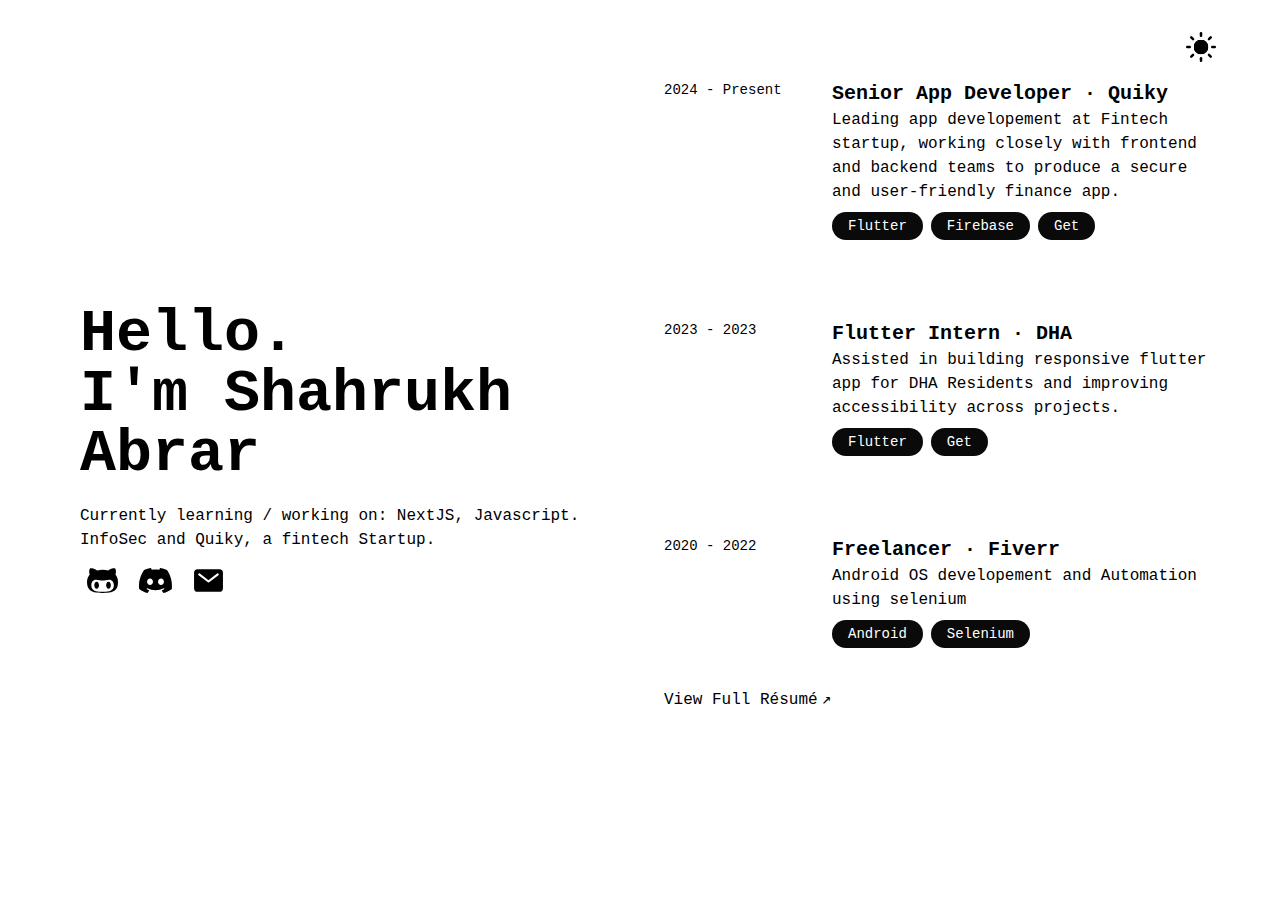
<file: index.html>
<!DOCTYPE html><html lang="en"><head><meta charSet="utf-8"/><meta name="viewport" content="width=device-width, initial-scale=1"/><link rel="stylesheet" href="/_next/static/css/3735eecde42f4a60.css" data-precedence="next"/><link rel="preload" as="script" fetchPriority="low" href="/_next/static/chunks/webpack-d9b8bed79efd73e8.js"/><script src="/_next/static/chunks/fd9d1056-44c6a770dbfaebbd.js" async=""></script><script src="/_next/static/chunks/117-5c2866830d6869f8.js" async=""></script><script src="/_next/static/chunks/main-app-a710bf5ae9ffe88a.js" async=""></script><script src="/_next/static/chunks/30a37ab2-bf1bb72a5d115ac3.js" async=""></script><script src="/_next/static/chunks/9c4e2130-3ddbae08501e0ab8.js" async=""></script><script src="/_next/static/chunks/8e1d74a4-77eed57b998d9835.js" async=""></script><script src="/_next/static/chunks/812-c2f199295a23593b.js" async=""></script><script src="/_next/static/chunks/app/page-e2d109499f87d94e.js" async=""></script><title>Shahrukh Abrar</title><meta name="description" content="Protfolio"/><link rel="icon" href="/favicon.ico" type="image/x-icon" sizes="16x16"/><script src="/_next/static/chunks/polyfills-42372ed130431b0a.js" noModule=""></script></head><body class="__variable_1e4310 __variable_c3aa02 antialiased"><div class="flex min-h-screen bg-white"><div id="mobile-view" class="flex flex-col items-center ml-auto mr-auto mt-32 lg:hidden text-black"><img alt="profilepicture" loading="lazy" width="200" height="200" decoding="async" data-nimg="1" class="pt-4 rounded-full" style="color:transparent;object-fit:cover;border-radius:100px" srcSet="/_next/image?url=%2F_next%2Fstatic%2Fmedia%2Fshahrukh.6737c5ff.jpg&amp;w=256&amp;q=75 1x, /_next/image?url=%2F_next%2Fstatic%2Fmedia%2Fshahrukh.6737c5ff.jpg&amp;w=640&amp;q=75 2x" src="/_next/image?url=%2F_next%2Fstatic%2Fmedia%2Fshahrukh.6737c5ff.jpg&amp;w=640&amp;q=75"/><p class="pt-5 font-mono text-sm">Hello, I&#x27;m </p><p class="text-center font-mono text-2xl font-bold">Shahrukh Abrar</p><p class="pt-5 ml-2 mr-2 text-center font-mono">Currently learning / working on:<br/> NextJS, Javascript.<br/>InfoSec and Quiky, a fintech Startup.</p><div class="pt-5"><div class="flex flex-row"><a href="https://github.com/shahrukhAbrar" target="_blank" rel="noopener noreferrer"><svg stroke="currentColor" fill="currentColor" stroke-width="0" viewBox="0 0 480 512" class="cursor-pointer pt-3" height="45" width="45" xmlns="http://www.w3.org/2000/svg"><title>Open my GitHub</title><path d="M186.1 328.7c0 20.9-10.9 55.1-36.7 55.1s-36.7-34.2-36.7-55.1 10.9-55.1 36.7-55.1 36.7 34.2 36.7 55.1zM480 278.2c0 31.9-3.2 65.7-17.5 95-37.9 76.6-142.1 74.8-216.7 74.8-75.8 0-186.2 2.7-225.6-74.8-14.6-29-20.2-63.1-20.2-95 0-41.9 13.9-81.5 41.5-113.6-5.2-15.8-7.7-32.4-7.7-48.8 0-21.5 4.9-32.3 14.6-51.8 45.3 0 74.3 9 108.8 36 29-6.9 58.8-10 88.7-10 27 0 54.2 2.9 80.4 9.2 34-26.7 63-35.2 107.8-35.2 9.8 19.5 14.6 30.3 14.6 51.8 0 16.4-2.6 32.7-7.7 48.2 27.5 32.4 39 72.3 39 114.2zm-64.3 50.5c0-43.9-26.7-82.6-73.5-82.6-18.9 0-37 3.4-56 6-14.9 2.3-29.8 3.2-45.1 3.2-15.2 0-30.1-.9-45.1-3.2-18.7-2.6-37-6-56-6-46.8 0-73.5 38.7-73.5 82.6 0 87.8 80.4 101.3 150.4 101.3h48.2c70.3 0 150.6-13.4 150.6-101.3zm-82.6-55.1c-25.8 0-36.7 34.2-36.7 55.1s10.9 55.1 36.7 55.1 36.7-34.2 36.7-55.1-10.9-55.1-36.7-55.1z"></path></svg></a><a class="pl-2" href="https://discord.com/users/caatani" target="_blank" rel="noopener noreferrer"><svg stroke="currentColor" fill="currentColor" stroke-width="0" role="img" viewBox="0 0 24 24" class="cursor-pointer pt-3" height="45" width="45" xmlns="http://www.w3.org/2000/svg"><title>Open my Dicord</title><path d="M20.317 4.3698a19.7913 19.7913 0 00-4.8851-1.5152.0741.0741 0 00-.0785.0371c-.211.3753-.4447.8648-.6083 1.2495-1.8447-.2762-3.68-.2762-5.4868 0-.1636-.3933-.4058-.8742-.6177-1.2495a.077.077 0 00-.0785-.037 19.7363 19.7363 0 00-4.8852 1.515.0699.0699 0 00-.0321.0277C.5334 9.0458-.319 13.5799.0992 18.0578a.0824.0824 0 00.0312.0561c2.0528 1.5076 4.0413 2.4228 5.9929 3.0294a.0777.0777 0 00.0842-.0276c.4616-.6304.8731-1.2952 1.226-1.9942a.076.076 0 00-.0416-.1057c-.6528-.2476-1.2743-.5495-1.8722-.8923a.077.077 0 01-.0076-.1277c.1258-.0943.2517-.1923.3718-.2914a.0743.0743 0 01.0776-.0105c3.9278 1.7933 8.18 1.7933 12.0614 0a.0739.0739 0 01.0785.0095c.1202.099.246.1981.3728.2924a.077.077 0 01-.0066.1276 12.2986 12.2986 0 01-1.873.8914.0766.0766 0 00-.0407.1067c.3604.698.7719 1.3628 1.225 1.9932a.076.076 0 00.0842.0286c1.961-.6067 3.9495-1.5219 6.0023-3.0294a.077.077 0 00.0313-.0552c.5004-5.177-.8382-9.6739-3.5485-13.6604a.061.061 0 00-.0312-.0286zM8.02 15.3312c-1.1825 0-2.1569-1.0857-2.1569-2.419 0-1.3332.9555-2.4189 2.157-2.4189 1.2108 0 2.1757 1.0952 2.1568 2.419 0 1.3332-.9555 2.4189-2.1569 2.4189zm7.9748 0c-1.1825 0-2.1569-1.0857-2.1569-2.419 0-1.3332.9554-2.4189 2.1569-2.4189 1.2108 0 2.1757 1.0952 2.1568 2.419 0 1.3332-.946 2.4189-2.1568 2.4189Z"></path></svg></a><a class="pl-2" href="mailto:abrarshahrukh@proton.me" target="_blank" rel="noopener noreferrer"><svg stroke="currentColor" fill="currentColor" stroke-width="0" viewBox="0 0 512 512" class="cursor-pointer pt-3" height="45" width="45" xmlns="http://www.w3.org/2000/svg"><title>Email Me</title><path d="M424 80H88a56.06 56.06 0 0 0-56 56v240a56.06 56.06 0 0 0 56 56h336a56.06 56.06 0 0 0 56-56V136a56.06 56.06 0 0 0-56-56zm-14.18 92.63-144 112a16 16 0 0 1-19.64 0l-144-112a16 16 0 1 1 19.64-25.26L256 251.73l134.18-104.36a16 16 0 0 1 19.64 25.26z"></path></svg></a></div></div></div><div class="w-1/2 h-screen hidden lg:block"><main><div class="absolute top-8 right-3.5 h-16 w-20"><svg xmlns="http://www.w3.org/2000/svg" width="30" height="30" viewBox="0 0 24 24" color="black" fill="none" stroke-width="2" stroke-linecap="round" stroke-linejoin="round" stroke="currentColor" style="cursor:pointer;transform:rotate(90deg)"><mask id="circle-mask-0"><rect x="0" y="0" width="100%" height="100%" fill="white"></rect><circle style="cx:100%;cy:0%" r="9" fill="black"></circle></mask><circle cx="12" cy="12" fill="black" style="r:5px" mask="url(#circle-mask-0)"></circle><g stroke="currentColor" style="opacity:1"><line x1="12" y1="1" x2="12" y2="3"></line><line x1="12" y1="21" x2="12" y2="23"></line><line x1="4.22" y1="4.22" x2="5.64" y2="5.64"></line><line x1="18.36" y1="18.36" x2="19.78" y2="19.78"></line><line x1="1" y1="12" x2="3" y2="12"></line><line x1="21" y1="12" x2="23" y2="12"></line><line x1="4.22" y1="19.78" x2="5.64" y2="18.36"></line><line x1="18.36" y1="5.64" x2="19.78" y2="4.22"></line></g></svg></div><div class="h-screen flex flex-col justify-center items-start ml-20 text-black dark:text-white font-mono"><h1 class="text-6xl font-bold">Hello.<br/>I&#x27;m Shahrukh Abrar</h1><p class="pt-5">Currently learning / working on: NextJS, Javascript.<br/>InfoSec and Quiky, a fintech Startup.</p><div class="flex flex-row"><a href="https://github.com/shahrukhAbrar" target="_blank" rel="noopener noreferrer"><svg stroke="currentColor" fill="currentColor" stroke-width="0" viewBox="0 0 480 512" class="cursor-pointer pt-3" height="45" width="45" xmlns="http://www.w3.org/2000/svg"><title>Open my GitHub</title><path d="M186.1 328.7c0 20.9-10.9 55.1-36.7 55.1s-36.7-34.2-36.7-55.1 10.9-55.1 36.7-55.1 36.7 34.2 36.7 55.1zM480 278.2c0 31.9-3.2 65.7-17.5 95-37.9 76.6-142.1 74.8-216.7 74.8-75.8 0-186.2 2.7-225.6-74.8-14.6-29-20.2-63.1-20.2-95 0-41.9 13.9-81.5 41.5-113.6-5.2-15.8-7.7-32.4-7.7-48.8 0-21.5 4.9-32.3 14.6-51.8 45.3 0 74.3 9 108.8 36 29-6.9 58.8-10 88.7-10 27 0 54.2 2.9 80.4 9.2 34-26.7 63-35.2 107.8-35.2 9.8 19.5 14.6 30.3 14.6 51.8 0 16.4-2.6 32.7-7.7 48.2 27.5 32.4 39 72.3 39 114.2zm-64.3 50.5c0-43.9-26.7-82.6-73.5-82.6-18.9 0-37 3.4-56 6-14.9 2.3-29.8 3.2-45.1 3.2-15.2 0-30.1-.9-45.1-3.2-18.7-2.6-37-6-56-6-46.8 0-73.5 38.7-73.5 82.6 0 87.8 80.4 101.3 150.4 101.3h48.2c70.3 0 150.6-13.4 150.6-101.3zm-82.6-55.1c-25.8 0-36.7 34.2-36.7 55.1s10.9 55.1 36.7 55.1 36.7-34.2 36.7-55.1-10.9-55.1-36.7-55.1z"></path></svg></a><a class="pl-2" href="https://discord.com/users/caatani" target="_blank" rel="noopener noreferrer"><svg stroke="currentColor" fill="currentColor" stroke-width="0" role="img" viewBox="0 0 24 24" class="cursor-pointer pt-3" height="45" width="45" xmlns="http://www.w3.org/2000/svg"><title>Open my Dicord</title><path d="M20.317 4.3698a19.7913 19.7913 0 00-4.8851-1.5152.0741.0741 0 00-.0785.0371c-.211.3753-.4447.8648-.6083 1.2495-1.8447-.2762-3.68-.2762-5.4868 0-.1636-.3933-.4058-.8742-.6177-1.2495a.077.077 0 00-.0785-.037 19.7363 19.7363 0 00-4.8852 1.515.0699.0699 0 00-.0321.0277C.5334 9.0458-.319 13.5799.0992 18.0578a.0824.0824 0 00.0312.0561c2.0528 1.5076 4.0413 2.4228 5.9929 3.0294a.0777.0777 0 00.0842-.0276c.4616-.6304.8731-1.2952 1.226-1.9942a.076.076 0 00-.0416-.1057c-.6528-.2476-1.2743-.5495-1.8722-.8923a.077.077 0 01-.0076-.1277c.1258-.0943.2517-.1923.3718-.2914a.0743.0743 0 01.0776-.0105c3.9278 1.7933 8.18 1.7933 12.0614 0a.0739.0739 0 01.0785.0095c.1202.099.246.1981.3728.2924a.077.077 0 01-.0066.1276 12.2986 12.2986 0 01-1.873.8914.0766.0766 0 00-.0407.1067c.3604.698.7719 1.3628 1.225 1.9932a.076.076 0 00.0842.0286c1.961-.6067 3.9495-1.5219 6.0023-3.0294a.077.077 0 00.0313-.0552c.5004-5.177-.8382-9.6739-3.5485-13.6604a.061.061 0 00-.0312-.0286zM8.02 15.3312c-1.1825 0-2.1569-1.0857-2.1569-2.419 0-1.3332.9555-2.4189 2.157-2.4189 1.2108 0 2.1757 1.0952 2.1568 2.419 0 1.3332-.9555 2.4189-2.1569 2.4189zm7.9748 0c-1.1825 0-2.1569-1.0857-2.1569-2.419 0-1.3332.9554-2.4189 2.1569-2.4189 1.2108 0 2.1757 1.0952 2.1568 2.419 0 1.3332-.946 2.4189-2.1568 2.4189Z"></path></svg></a><a class="pl-2" href="mailto:abrarshahrukh@proton.me" target="_blank" rel="noopener noreferrer"><svg stroke="currentColor" fill="currentColor" stroke-width="0" viewBox="0 0 512 512" class="cursor-pointer pt-3" height="45" width="45" xmlns="http://www.w3.org/2000/svg"><title>Email Me</title><path d="M424 80H88a56.06 56.06 0 0 0-56 56v240a56.06 56.06 0 0 0 56 56h336a56.06 56.06 0 0 0 56-56V136a56.06 56.06 0 0 0-56-56zm-14.18 92.63-144 112a16 16 0 0 1-19.64 0l-144-112a16 16 0 1 1 19.64-25.26L256 251.73l134.18-104.36a16 16 0 0 1 19.64 25.26z"></path></svg></a></div></div></main></div><div class="w-1/2 h-screen overflow-auto overflow-x-hidden text-black dark:text-white font-mono hidden lg:block"><div><div class="flex gap-10 w-auto mt-20 mb-5 transform transition-transform duration-300 hover:scale-105"><div><p class="w-32 text-sm ml-6">2024 - Present</p></div><div><p class="text-xl"><strong>Senior App Developer<!-- --> · <!-- -->Quiky</strong></p><p class="text-wrap w-96">Leading app developement at Fintech startup, working closely with frontend and backend teams to produce a secure and user-friendly finance app.</p><div class="inline-flex items-center bg-lightblack text-white dark:bg-white dark:text-black text-sm px-4 py-1 rounded-full mt-2 mr-2"><span>Flutter</span></div><div class="inline-flex items-center bg-lightblack text-white dark:bg-white dark:text-black text-sm px-4 py-1 rounded-full mt-2 mr-2"><span>Firebase</span></div><div class="inline-flex items-center bg-lightblack text-white dark:bg-white dark:text-black text-sm px-4 py-1 rounded-full mt-2 mr-2"><span>Get</span></div></div></div><div class="flex gap-10 w-auto mt-20 mb-5 transform transition-transform duration-300 hover:scale-105"><div><p class="w-32 text-sm ml-6">2023 - 2023</p></div><div><p class="text-xl"><strong>Flutter Intern<!-- --> · <!-- -->DHA</strong></p><p class="text-wrap w-96">Assisted in building responsive flutter app for DHA Residents and improving accessibility across projects.</p><div class="inline-flex items-center bg-lightblack text-white dark:bg-white dark:text-black text-sm px-4 py-1 rounded-full mt-2 mr-2"><span>Flutter</span></div><div class="inline-flex items-center bg-lightblack text-white dark:bg-white dark:text-black text-sm px-4 py-1 rounded-full mt-2 mr-2"><span>Get</span></div></div></div><div class="flex gap-10 w-auto mt-20 mb-5 transform transition-transform duration-300 hover:scale-105"><div><p class="w-32 text-sm ml-6">2020 - 2022</p></div><div><p class="text-xl"><strong>Freelancer<!-- --> · <!-- -->Fiverr</strong></p><p class="text-wrap w-96">Android OS developement and Automation using selenium</p><div class="inline-flex items-center bg-lightblack text-white dark:bg-white dark:text-black text-sm px-4 py-1 rounded-full mt-2 mr-2"><span>Android</span></div><div class="inline-flex items-center bg-lightblack text-white dark:bg-white dark:text-black text-sm px-4 py-1 rounded-full mt-2 mr-2"><span>Selenium</span></div></div></div></div><a class="inline-flex items-center transition-transform duration-300 group pt-5 ml-6" href=""><span> <!-- -->View Full Résumé<span class="ml-1 inline-block h-4 w-4 shrink-0 transition-transform duration-300 group-hover:-translate-y-1 group-hover:translate-x-1 motion-reduce:transition-none">↗</span></span></a></div></div><script src="/_next/static/chunks/webpack-d9b8bed79efd73e8.js" async=""></script><script>(self.__next_f=self.__next_f||[]).push([0]);self.__next_f.push([2,null])</script><script>self.__next_f.push([1,"1:HL[\"/_next/static/css/3735eecde42f4a60.css\",\"style\"]\n"])</script><script>self.__next_f.push([1,"2:I[2846,[],\"\"]\n4:I[9107,[],\"ClientPageRoot\"]\n5:I[9527,[\"957\",\"static/chunks/30a37ab2-bf1bb72a5d115ac3.js\",\"706\",\"static/chunks/9c4e2130-3ddbae08501e0ab8.js\",\"699\",\"static/chunks/8e1d74a4-77eed57b998d9835.js\",\"812\",\"static/chunks/812-c2f199295a23593b.js\",\"931\",\"static/chunks/app/page-e2d109499f87d94e.js\"],\"default\",1]\n6:I[4707,[],\"\"]\n7:I[6423,[],\"\"]\n9:I[1060,[],\"\"]\na:[]\n"])</script><script>self.__next_f.push([1,"0:[\"$\",\"$L2\",null,{\"buildId\":\"vOxn-OnzUwo0-5ssuSs6T\",\"assetPrefix\":\"\",\"urlParts\":[\"\",\"\"],\"initialTree\":[\"\",{\"children\":[\"__PAGE__\",{}]},\"$undefined\",\"$undefined\",true],\"initialSeedData\":[\"\",{\"children\":[\"__PAGE__\",{},[[\"$L3\",[\"$\",\"$L4\",null,{\"props\":{\"params\":{},\"searchParams\":{}},\"Component\":\"$5\"}],null],null],null]},[[[[\"$\",\"link\",\"0\",{\"rel\":\"stylesheet\",\"href\":\"/_next/static/css/3735eecde42f4a60.css\",\"precedence\":\"next\",\"crossOrigin\":\"$undefined\"}]],[\"$\",\"html\",null,{\"lang\":\"en\",\"children\":[\"$\",\"body\",null,{\"className\":\"__variable_1e4310 __variable_c3aa02 antialiased\",\"children\":[\"$\",\"$L6\",null,{\"parallelRouterKey\":\"children\",\"segmentPath\":[\"children\"],\"error\":\"$undefined\",\"errorStyles\":\"$undefined\",\"errorScripts\":\"$undefined\",\"template\":[\"$\",\"$L7\",null,{}],\"templateStyles\":\"$undefined\",\"templateScripts\":\"$undefined\",\"notFound\":[[\"$\",\"title\",null,{\"children\":\"404: This page could not be found.\"}],[\"$\",\"div\",null,{\"style\":{\"fontFamily\":\"system-ui,\\\"Segoe UI\\\",Roboto,Helvetica,Arial,sans-serif,\\\"Apple Color Emoji\\\",\\\"Segoe UI Emoji\\\"\",\"height\":\"100vh\",\"textAlign\":\"center\",\"display\":\"flex\",\"flexDirection\":\"column\",\"alignItems\":\"center\",\"justifyContent\":\"center\"},\"children\":[\"$\",\"div\",null,{\"children\":[[\"$\",\"style\",null,{\"dangerouslySetInnerHTML\":{\"__html\":\"body{color:#000;background:#fff;margin:0}.next-error-h1{border-right:1px solid rgba(0,0,0,.3)}@media (prefers-color-scheme:dark){body{color:#fff;background:#000}.next-error-h1{border-right:1px solid rgba(255,255,255,.3)}}\"}}],[\"$\",\"h1\",null,{\"className\":\"next-error-h1\",\"style\":{\"display\":\"inline-block\",\"margin\":\"0 20px 0 0\",\"padding\":\"0 23px 0 0\",\"fontSize\":24,\"fontWeight\":500,\"verticalAlign\":\"top\",\"lineHeight\":\"49px\"},\"children\":\"404\"}],[\"$\",\"div\",null,{\"style\":{\"display\":\"inline-block\"},\"children\":[\"$\",\"h2\",null,{\"style\":{\"fontSize\":14,\"fontWeight\":400,\"lineHeight\":\"49px\",\"margin\":0},\"children\":\"This page could not be found.\"}]}]]}]}]],\"notFoundStyles\":[]}]}]}]],null],null],\"couldBeIntercepted\":false,\"initialHead\":[null,\"$L8\"],\"globalErrorComponent\":\"$9\",\"missingSlots\":\"$Wa\"}]\n"])</script><script>self.__next_f.push([1,"8:[[\"$\",\"meta\",\"0\",{\"name\":\"viewport\",\"content\":\"width=device-width, initial-scale=1\"}],[\"$\",\"meta\",\"1\",{\"charSet\":\"utf-8\"}],[\"$\",\"title\",\"2\",{\"children\":\"Shahrukh Abrar\"}],[\"$\",\"meta\",\"3\",{\"name\":\"description\",\"content\":\"Protfolio\"}],[\"$\",\"link\",\"4\",{\"rel\":\"icon\",\"href\":\"/favicon.ico\",\"type\":\"image/x-icon\",\"sizes\":\"16x16\"}]]\n3:null\n"])</script></body></html>
</file>
<file: _next/static/css/3735eecde42f4a60.css>
@font-face{font-family:__geistSans_1e4310;src:url(/_next/static/media/4473ecc91f70f139-s.p.woff) format("woff");font-display:swap;font-weight:100 900}@font-face{font-family:__geistSans_Fallback_1e4310;src:local("Arial");ascent-override:85.83%;descent-override:20.52%;line-gap-override:9.33%;size-adjust:107.19%}.__className_1e4310{font-family:__geistSans_1e4310,__geistSans_Fallback_1e4310}.__variable_1e4310{--font-geist-sans:"__geistSans_1e4310","__geistSans_Fallback_1e4310"}@font-face{font-family:__geistMono_c3aa02;src:url(/_next/static/media/463dafcda517f24f-s.p.woff) format("woff");font-display:swap;font-weight:100 900}@font-face{font-family:__geistMono_Fallback_c3aa02;src:local("Arial");ascent-override:69.97%;descent-override:16.73%;line-gap-override:7.61%;size-adjust:131.49%}.__className_c3aa02{font-family:__geistMono_c3aa02,__geistMono_Fallback_c3aa02}.__variable_c3aa02{--font-geist-mono:"__geistMono_c3aa02","__geistMono_Fallback_c3aa02"}*,:after,:before{--tw-border-spacing-x:0;--tw-border-spacing-y:0;--tw-translate-x:0;--tw-translate-y:0;--tw-rotate:0;--tw-skew-x:0;--tw-skew-y:0;--tw-scale-x:1;--tw-scale-y:1;--tw-pan-x: ;--tw-pan-y: ;--tw-pinch-zoom: ;--tw-scroll-snap-strictness:proximity;--tw-gradient-from-position: ;--tw-gradient-via-position: ;--tw-gradient-to-position: ;--tw-ordinal: ;--tw-slashed-zero: ;--tw-numeric-figure: ;--tw-numeric-spacing: ;--tw-numeric-fraction: ;--tw-ring-inset: ;--tw-ring-offset-width:0px;--tw-ring-offset-color:#fff;--tw-ring-color:rgba(59,130,246,.5);--tw-ring-offset-shadow:0 0 #0000;--tw-ring-shadow:0 0 #0000;--tw-shadow:0 0 #0000;--tw-shadow-colored:0 0 #0000;--tw-blur: ;--tw-brightness: ;--tw-contrast: ;--tw-grayscale: ;--tw-hue-rotate: ;--tw-invert: ;--tw-saturate: ;--tw-sepia: ;--tw-drop-shadow: ;--tw-backdrop-blur: ;--tw-backdrop-brightness: ;--tw-backdrop-contrast: ;--tw-backdrop-grayscale: ;--tw-backdrop-hue-rotate: ;--tw-backdrop-invert: ;--tw-backdrop-opacity: ;--tw-backdrop-saturate: ;--tw-backdrop-sepia: ;--tw-contain-size: ;--tw-contain-layout: ;--tw-contain-paint: ;--tw-contain-style: }::backdrop{--tw-border-spacing-x:0;--tw-border-spacing-y:0;--tw-translate-x:0;--tw-translate-y:0;--tw-rotate:0;--tw-skew-x:0;--tw-skew-y:0;--tw-scale-x:1;--tw-scale-y:1;--tw-pan-x: ;--tw-pan-y: ;--tw-pinch-zoom: ;--tw-scroll-snap-strictness:proximity;--tw-gradient-from-position: ;--tw-gradient-via-position: ;--tw-gradient-to-position: ;--tw-ordinal: ;--tw-slashed-zero: ;--tw-numeric-figure: ;--tw-numeric-spacing: ;--tw-numeric-fraction: ;--tw-ring-inset: ;--tw-ring-offset-width:0px;--tw-ring-offset-color:#fff;--tw-ring-color:rgba(59,130,246,.5);--tw-ring-offset-shadow:0 0 #0000;--tw-ring-shadow:0 0 #0000;--tw-shadow:0 0 #0000;--tw-shadow-colored:0 0 #0000;--tw-blur: ;--tw-brightness: ;--tw-contrast: ;--tw-grayscale: ;--tw-hue-rotate: ;--tw-invert: ;--tw-saturate: ;--tw-sepia: ;--tw-drop-shadow: ;--tw-backdrop-blur: ;--tw-backdrop-brightness: ;--tw-backdrop-contrast: ;--tw-backdrop-grayscale: ;--tw-backdrop-hue-rotate: ;--tw-backdrop-invert: ;--tw-backdrop-opacity: ;--tw-backdrop-saturate: ;--tw-backdrop-sepia: ;--tw-contain-size: ;--tw-contain-layout: ;--tw-contain-paint: ;--tw-contain-style: }/*
! tailwindcss v3.4.13 | MIT License | https://tailwindcss.com
*/*,:after,:before{box-sizing:border-box;border:0 solid #e5e7eb}:after,:before{--tw-content:""}:host,html{line-height:1.5;-webkit-text-size-adjust:100%;-moz-tab-size:4;tab-size:4;font-family:ui-sans-serif,system-ui,sans-serif,Apple Color Emoji,Segoe UI Emoji,Segoe UI Symbol,Noto Color Emoji;font-feature-settings:normal;font-variation-settings:normal;-webkit-tap-highlight-color:transparent}body{margin:0;line-height:inherit}hr{height:0;color:inherit;border-top-width:1px}abbr:where([title]){text-decoration:underline dotted}h1,h2,h3,h4,h5,h6{font-size:inherit;font-weight:inherit}a{color:inherit;text-decoration:inherit}b,strong{font-weight:bolder}code,kbd,pre,samp{font-family:ui-monospace,SFMono-Regular,Menlo,Monaco,Consolas,Liberation Mono,Courier New,monospace;font-feature-settings:normal;font-variation-settings:normal;font-size:1em}small{font-size:80%}sub,sup{font-size:75%;line-height:0;position:relative;vertical-align:baseline}sub{bottom:-.25em}sup{top:-.5em}table{text-indent:0;border-color:inherit;border-collapse:collapse}button,input,optgroup,select,textarea{font-family:inherit;font-feature-settings:inherit;font-variation-settings:inherit;font-size:100%;font-weight:inherit;line-height:inherit;letter-spacing:inherit;color:inherit;margin:0;padding:0}button,select{text-transform:none}button,input:where([type=button]),input:where([type=reset]),input:where([type=submit]){-webkit-appearance:button;background-color:transparent;background-image:none}:-moz-focusring{outline:auto}:-moz-ui-invalid{box-shadow:none}progress{vertical-align:baseline}::-webkit-inner-spin-button,::-webkit-outer-spin-button{height:auto}[type=search]{-webkit-appearance:textfield;outline-offset:-2px}::-webkit-search-decoration{-webkit-appearance:none}::-webkit-file-upload-button{-webkit-appearance:button;font:inherit}summary{display:list-item}blockquote,dd,dl,figure,h1,h2,h3,h4,h5,h6,hr,p,pre{margin:0}fieldset{margin:0}fieldset,legend{padding:0}menu,ol,ul{list-style:none;margin:0;padding:0}dialog{padding:0}textarea{resize:vertical}input::placeholder,textarea::placeholder{opacity:1;color:#9ca3af}[role=button],button{cursor:pointer}:disabled{cursor:default}audio,canvas,embed,iframe,img,object,svg,video{display:block;vertical-align:middle}img,video{max-width:100%;height:auto}[hidden]{display:none}.absolute{position:absolute}.right-3\.5{right:.875rem}.top-8{top:2rem}.mb-5{margin-bottom:1.25rem}.ml-1{margin-left:.25rem}.ml-2{margin-left:.5rem}.ml-20{margin-left:5rem}.ml-6{margin-left:1.5rem}.ml-auto{margin-left:auto}.mr-2{margin-right:.5rem}.mr-auto{margin-right:auto}.mt-2{margin-top:.5rem}.mt-20{margin-top:5rem}.mt-32{margin-top:8rem}.inline-block{display:inline-block}.flex{display:flex}.inline-flex{display:inline-flex}.hidden{display:none}.h-16{height:4rem}.h-4{height:1rem}.h-screen{height:100vh}.min-h-screen{min-height:100vh}.w-1\/2{width:50%}.w-20{width:5rem}.w-32{width:8rem}.w-4{width:1rem}.w-96{width:24rem}.w-auto{width:auto}.shrink-0{flex-shrink:0}.transform{transform:translate(var(--tw-translate-x),var(--tw-translate-y)) rotate(var(--tw-rotate)) skewX(var(--tw-skew-x)) skewY(var(--tw-skew-y)) scaleX(var(--tw-scale-x)) scaleY(var(--tw-scale-y))}.cursor-pointer{cursor:pointer}.resize{resize:both}.flex-row{flex-direction:row}.flex-col{flex-direction:column}.items-start{align-items:flex-start}.items-center{align-items:center}.justify-center{justify-content:center}.gap-10{gap:2.5rem}.overflow-auto{overflow:auto}.overflow-x-hidden{overflow-x:hidden}.text-wrap{text-wrap:wrap}.rounded-full{border-radius:9999px}.bg-lightblack{--tw-bg-opacity:1;background-color:rgb(10 10 10/var(--tw-bg-opacity))}.bg-white{--tw-bg-opacity:1;background-color:rgb(255 255 255/var(--tw-bg-opacity))}.px-4{padding-left:1rem;padding-right:1rem}.py-1{padding-top:.25rem;padding-bottom:.25rem}.pl-2{padding-left:.5rem}.pt-3{padding-top:.75rem}.pt-4{padding-top:1rem}.pt-5{padding-top:1.25rem}.text-center{text-align:center}.font-mono{font-family:ui-monospace,SFMono-Regular,Menlo,Monaco,Consolas,Liberation Mono,Courier New,monospace}.text-2xl{font-size:1.5rem;line-height:2rem}.text-6xl{font-size:3.75rem;line-height:1}.text-sm{font-size:.875rem;line-height:1.25rem}.text-xl{font-size:1.25rem;line-height:1.75rem}.font-bold{font-weight:700}.text-black{--tw-text-opacity:1;color:rgb(0 0 0/var(--tw-text-opacity))}.text-white{--tw-text-opacity:1;color:rgb(255 255 255/var(--tw-text-opacity))}.antialiased{-webkit-font-smoothing:antialiased;-moz-osx-font-smoothing:grayscale}.transition-transform{transition-property:transform;transition-timing-function:cubic-bezier(.4,0,.2,1);transition-duration:.15s}.duration-300{transition-duration:.3s}*{transition-property:color,background-color,border-color,text-decoration-color,fill,stroke;transition-timing-function:cubic-bezier(.4,0,.2,1);transition-duration:.7s}:root{--background:#fff;--foreground:#171717}@media (prefers-color-scheme:dark){:root{--background:#0a0a0a;--foreground:#ededed}}body{color:var(--foreground);background:var(--background);font-family:Arial,Helvetica,sans-serif}.container{background-color:aqua;max-width:100vw}.card{max-width:100%}.hover\:scale-105:hover{--tw-scale-x:1.05;--tw-scale-y:1.05}.group:hover .group-hover\:-translate-y-1,.hover\:scale-105:hover{transform:translate(var(--tw-translate-x),var(--tw-translate-y)) rotate(var(--tw-rotate)) skewX(var(--tw-skew-x)) skewY(var(--tw-skew-y)) scaleX(var(--tw-scale-x)) scaleY(var(--tw-scale-y))}.group:hover .group-hover\:-translate-y-1{--tw-translate-y:-0.25rem}.group:hover .group-hover\:translate-x-1{--tw-translate-x:0.25rem;transform:translate(var(--tw-translate-x),var(--tw-translate-y)) rotate(var(--tw-rotate)) skewX(var(--tw-skew-x)) skewY(var(--tw-skew-y)) scaleX(var(--tw-scale-x)) scaleY(var(--tw-scale-y))}@media (prefers-reduced-motion:reduce){.motion-reduce\:transition-none{transition-property:none}}.dark\:bg-white:is(.dark *){--tw-bg-opacity:1;background-color:rgb(255 255 255/var(--tw-bg-opacity))}.dark\:text-black:is(.dark *){--tw-text-opacity:1;color:rgb(0 0 0/var(--tw-text-opacity))}.dark\:text-white:is(.dark *){--tw-text-opacity:1;color:rgb(255 255 255/var(--tw-text-opacity))}@media (min-width:1024px){.lg\:block{display:block}.lg\:hidden{display:none}}
</file>
